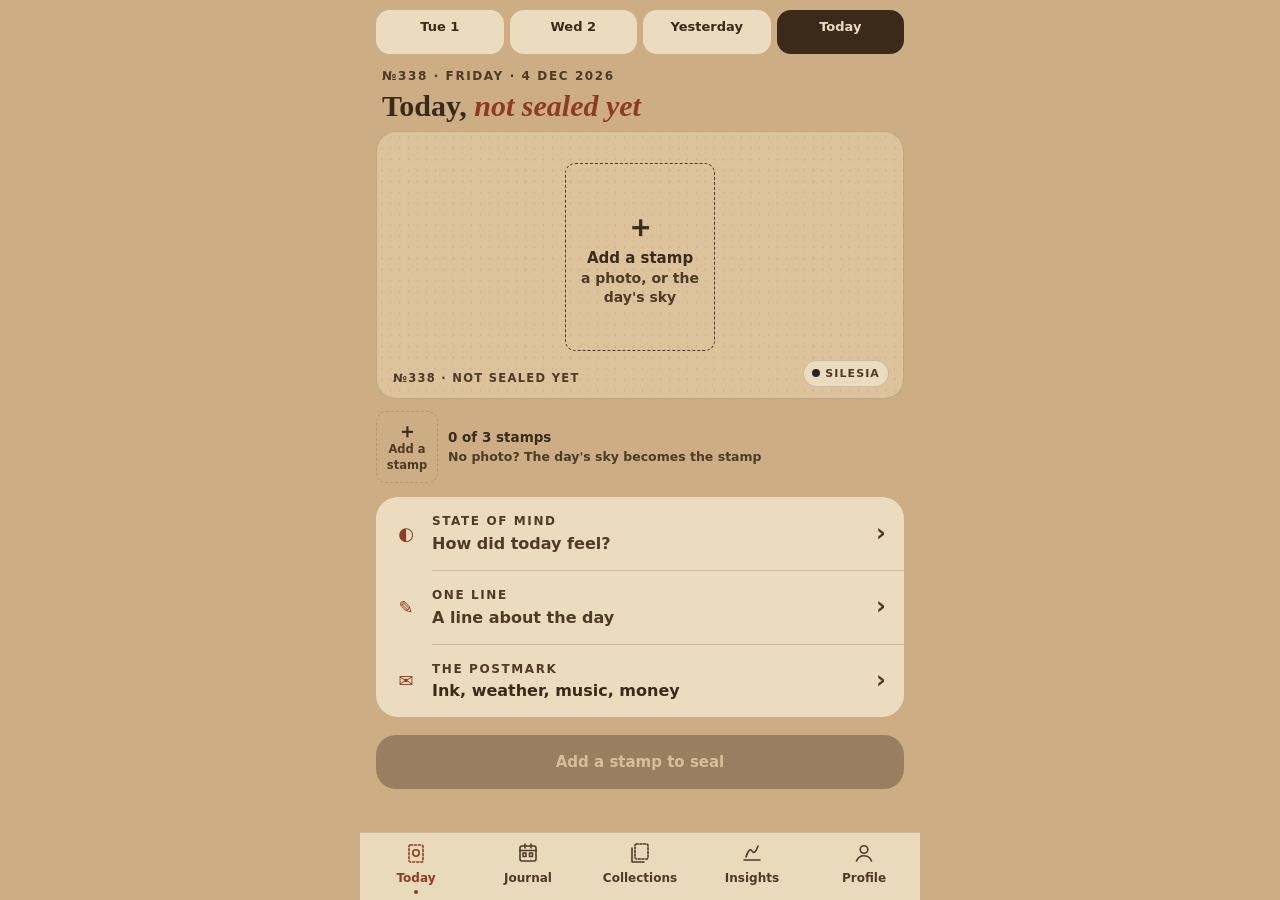
<file: docs/index.html>
<!doctype html>
<html lang="en">
<head>
<meta charset="utf-8">
<meta name="viewport" content="width=device-width, initial-scale=1, viewport-fit=cover, maximum-scale=1, user-scalable=no">
<title>Annales</title>
<meta name="description" content="A stamp a day: a photo or the day's sky, cut and postmarked into your journal.">
<meta name="theme-color" content="#CDAE84">
<meta name="apple-mobile-web-app-capable" content="yes">
<meta name="mobile-web-app-capable" content="yes">
<meta name="apple-mobile-web-app-status-bar-style" content="default">
<meta name="apple-mobile-web-app-title" content="Annales">
<link rel="manifest" href="manifest.webmanifest">
<link rel="icon" type="image/png" href="icons/icon-192.png">
<link rel="apple-touch-icon" href="icons/icon-192.png">
<link rel="stylesheet" href="style.css?v=1793958477">
</head>
<body>
<div id="app">
  <main id="main"></main>
  <nav id="tabs"></nav>
</div>
<div id="overlay"></div>
<div id="toast"></div>
<script src="i18n.js?v=1793958477"></script>
<script src="js/ui.js?v=1793958477"></script>
<script src="js/kt.js?v=1793958477"></script>
<script src="js/data.js?v=1793958477"></script>
<script src="js/render.js?v=1793958477"></script>
<script src="js/sky.js?v=1793958477"></script>
<script src="js/weather.js?v=1793958477"></script>
<script src="js/store.js?v=1793958477"></script>
<script src="js/today.js?v=1793958477"></script>
<script src="js/crop.js?v=1793958477"></script>
<script src="js/viewer.js?v=1793958477"></script>
<script src="js/journal.js?v=1793958477"></script>
<script src="js/collections.js?v=1793958477"></script>
<script src="js/insights-ui.js?v=1793958477"></script>
<script src="js/profile.js?v=1793958477"></script>
<script src="js/app.js?v=1793958477"></script>
</body>
</html>
</file>
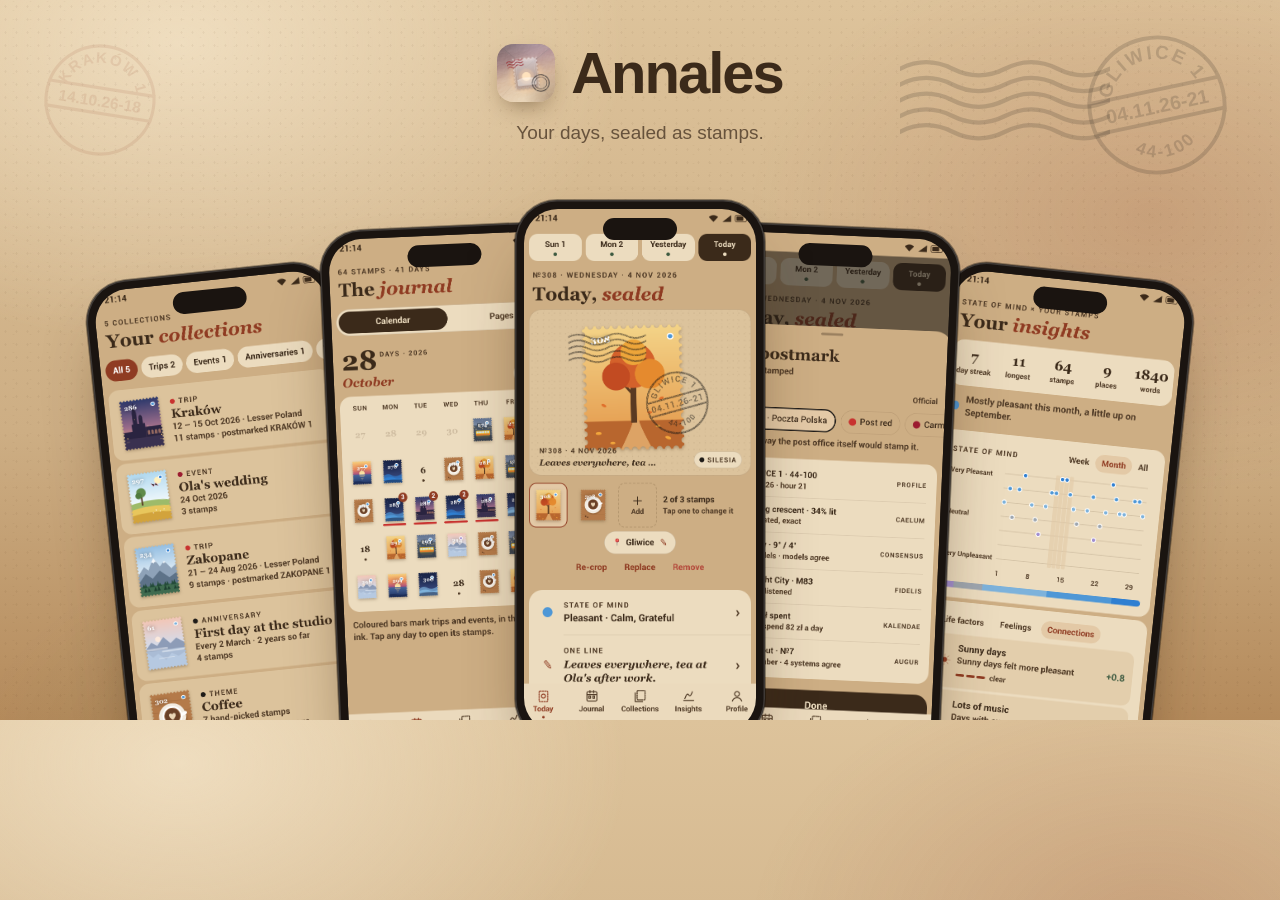
<file: tools/banner.html>
<!doctype html>
<html lang="en">
<head>
<meta charset="utf-8">
<title>Annales banner</title>
<!-- The README banner: five screens in phone frames, laid out like the other apps' banners.
     tools/screenshots.sh turns this page into screenshots/banner.png. banner.html?live draws the screens straight
     from screens.html instead of the PNGs, for a preview before they exist. Colours: the Kraft look (ui/Theme.kt). -->
<style>
  :root{--top:#DDC39B;--mid:#CDAE84;--bot:#B48A5B;--b1:rgba(255,244,222,.55);--b2:rgba(143,59,34,.2);--b3:rgba(61,90,64,.2);--ink:#3B2A1A;--muted:rgba(59,42,26,.72)}
  *{box-sizing:border-box;margin:0}
  html,body{width:1280px;height:720px;overflow:hidden}
  body{font:16px/1.4 -apple-system,BlinkMacSystemFont,"SF Pro Text","Helvetica Neue",sans-serif;color:var(--ink);-webkit-font-smoothing:antialiased;position:relative;
    background:radial-gradient(50% 60% at 14% 6%,var(--b1),transparent 70%),radial-gradient(45% 55% at 90% 30%,var(--b2),transparent 70%),
      radial-gradient(60% 50% at 40% 104%,var(--b3),transparent 70%),linear-gradient(180deg,var(--top),var(--mid) 60%,var(--bot))}
  /* paper grain and a faint postmark, like the envelope on the day page */
  body::before{content:"";position:absolute;inset:0;opacity:.5;
    background-image:radial-gradient(rgba(60,35,10,.1) .8px,transparent 1.2px),radial-gradient(rgba(60,35,10,.07) .7px,transparent 1.1px);
    background-size:11px 13px,17px 9px;background-position:0 0,5px 6px}
  .mark{position:absolute;opacity:.16}
  .mark.a{right:48px;top:30px;width:150px;height:150px;transform:rotate(-12deg)}
  .mark.b{right:170px;top:58px;width:210px;height:88px}
  .mark.c{left:40px;top:40px;width:120px;height:120px;transform:rotate(9deg);opacity:.1}
  header{position:absolute;left:0;right:0;top:44px;text-align:center}
  header .row{display:inline-flex;align-items:center;gap:16px}
  header .ico{width:58px;height:58px;border-radius:16px;display:block;box-shadow:0 10px 24px -10px rgba(60,35,10,.6)}
  h1{font-family:"SF Pro Display",-apple-system,BlinkMacSystemFont,"Helvetica Neue",sans-serif;font-weight:700;font-size:58px;letter-spacing:-2px;line-height:1}
  header p{margin-top:12px;font-size:19px;font-weight:500;color:var(--muted)}
  .phones{position:absolute;left:0;right:0;top:200px;height:640px}
  .phone{position:absolute;top:0;width:250px;aspect-ratio:390/844;border-radius:42px;padding:9px;background:#1A1410;
    box-shadow:0 0 0 1.5px rgba(255,255,255,.16) inset,0 40px 70px -30px rgba(60,35,10,.8),0 0 0 1px rgba(0,0,0,.35)}
  .phone img,.phone .live{display:block;width:100%;height:100%;border-radius:34px;object-fit:cover;object-position:top;overflow:hidden;position:relative}
  .phone .live iframe{position:absolute;left:0;top:0;width:390px;height:844px;border:0;transform-origin:0 0;transform:scale(.5949)}
  .phone::before{content:"";position:absolute;top:18px;left:50%;width:74px;height:22px;margin-left:-37px;border-radius:12px;background:#1A1410;z-index:2}
  .p1{left:110px;transform:translateY(70px) rotate(-6deg)}
  .p2{left:330px;transform:translateY(26px) rotate(-2.5deg)}
  .p3{left:515px;z-index:3;width:250px}
  .p4{left:700px;transform:translateY(26px) rotate(2.5deg)}
  .p5{left:920px;transform:translateY(70px) rotate(6deg)}
  .p2,.p4{z-index:2}
</style>
</head>
<body>
<svg class="mark a" viewBox="0 0 100 100"><g fill="none" stroke="#1E1B18" stroke-width="2.6"><circle cx="50" cy="50" r="45"/><path d="M5 40H95M5 61H95"/></g>
  <defs><path id="bt" d="M19 50A31 31 0 0 1 81 50"/><path id="bb" d="M17 52A33 33 0 0 0 83 52"/></defs>
  <g fill="#1E1B18" font-family="Roboto,Arial,sans-serif" font-weight="700" text-anchor="middle"><text font-size="12.5" letter-spacing="1.4"><textPath href="#bt" startOffset="50%">GLIWICE 1</textPath></text>
  <text font-size="11.5" letter-spacing="1.6"><textPath href="#bb" startOffset="50%">44-100</textPath></text><text x="50" y="55.5" font-size="13">04.11.26-21</text></g></svg>
<svg class="mark b" viewBox="0 0 120 50"><g fill="none" stroke="#1E1B18" stroke-width="2.4" stroke-linecap="round">
  <path d="M0 6C10 1 20 1 30 6S50 11 60 6S80 1 90 6S110 11 120 6"/><path d="M0 15C10 10 20 10 30 15S50 20 60 15S80 10 90 15S110 20 120 15"/><path d="M0 24C10 19 20 19 30 24S50 29 60 24S80 19 90 24S110 29 120 24"/><path d="M0 33C10 28 20 28 30 33S50 38 60 33S80 28 90 33S110 38 120 33"/><path d="M0 42C10 37 20 37 30 42S50 47 60 42S80 37 90 42S110 47 120 42"/></g></svg>
<svg class="mark c" viewBox="0 0 100 100"><g fill="none" stroke="#8F3B22" stroke-width="2.6"><circle cx="50" cy="50" r="45"/><path d="M5 40H95M5 61H95"/></g>
  <defs><path id="ct" d="M19 50A31 31 0 0 1 81 50"/></defs><g fill="#8F3B22" font-family="Roboto,Arial,sans-serif" font-weight="700" text-anchor="middle">
  <text font-size="12.5" letter-spacing="1.4"><textPath href="#ct" startOffset="50%">KRAKÓW 1</textPath></text><text x="50" y="55.5" font-size="13">14.10.26-18</text></g></svg>
<header>
  <div class="row"><img class="ico" src="../icons/icon-512.png" alt="" onerror="this.style.display='none'"><h1>Annales</h1></div>
  <p>Your days, sealed as stamps.</p>
</header>
<div class="phones">
  <div class="phone p1" data-s="collections"><img src="../screenshots/collections.png" alt=""></div>
  <div class="phone p2" data-s="journal"><img src="../screenshots/journal.png" alt=""></div>
  <div class="phone p3" data-s="today"><img src="../screenshots/today.png" alt=""></div>
  <div class="phone p4" data-s="postmark"><img src="../screenshots/postmark.png" alt=""></div>
  <div class="phone p5" data-s="insights"><img src="../screenshots/insights.png" alt=""></div>
</div>
<script>
  if (/[?&]live/.test(location.search)) document.querySelectorAll('.phone').forEach(p => {
    p.innerHTML = `<div class="live"><iframe src="screens.html?screen=${p.dataset.s}" title="${p.dataset.s}"></iframe></div>`;
  });
</script>
</body>
</html>
</file>
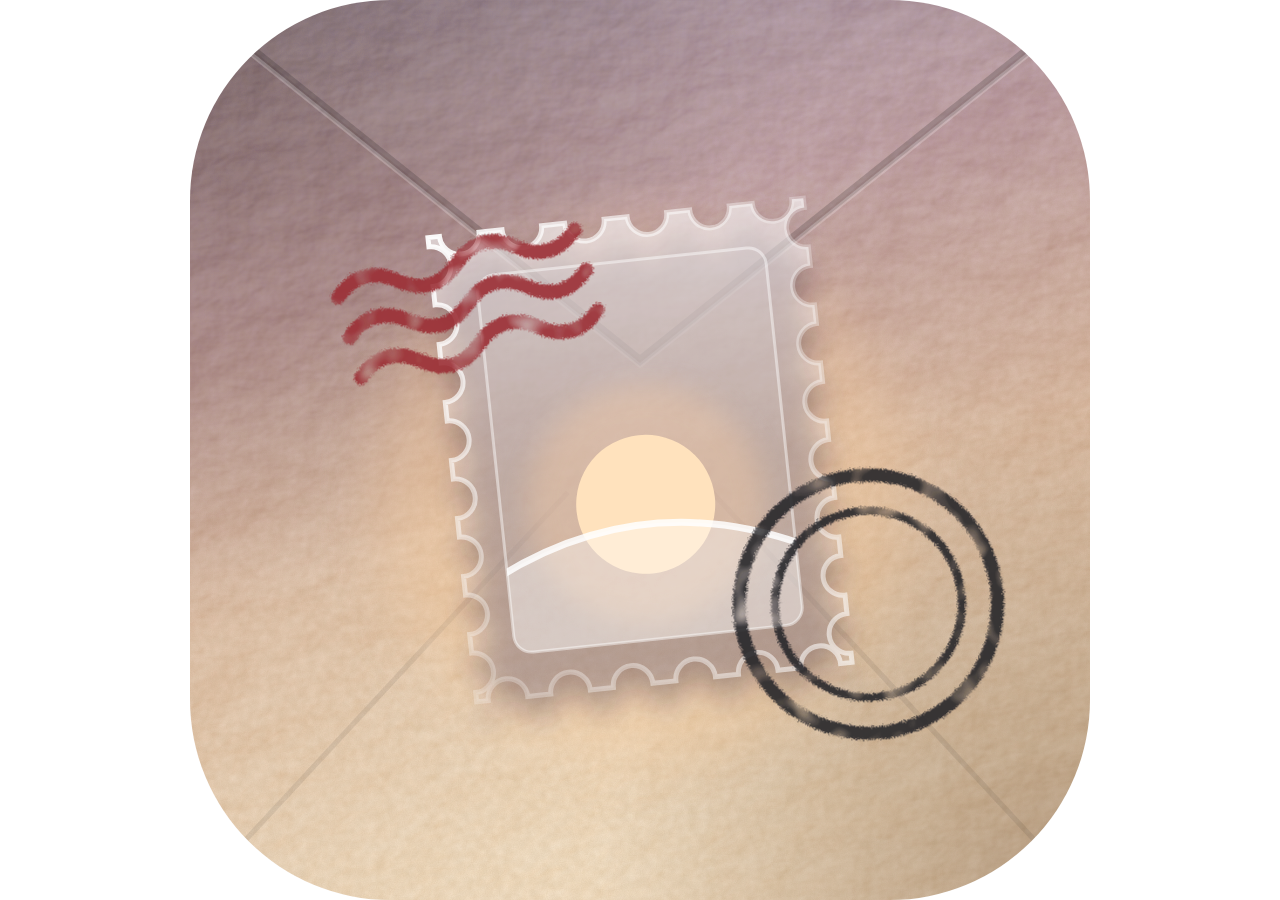
<file: tools/icon.html>
<!doctype html>
<html lang="en">
<head>
<meta charset="utf-8">
<title>Annales icon</title>
<!-- The Annales icon (The sealed day, Well-travelled kraft, carmine): a frosted-glass stamp with a sun on a curved horizon,
     a black datestamp ring and carmine wavy cancellation lines, on the back of a creased kraft envelope with its flap folded down.
     Drawn on Kalendae's 1024 grid with the family's glass and dusk tones.
     tools/icon.sh renders it: ?mode=round for icons/ and older Android, ?mode=full for the Play Store,
     ?mode=bg and ?mode=fg for the two adaptive icon layers (full bleed, stamp inside the safe zone). -->
<style>html,body{margin:0;width:100%;height:100%;background:transparent;overflow:hidden}svg{display:block;width:100vw;height:100vh}</style>
</head>
<body>
<script src="icon.js"></script>
<script>document.body.innerHTML = annalesIcon(new URLSearchParams(location.search).get('mode') || 'round');</script>
</body>
</html>
</file>
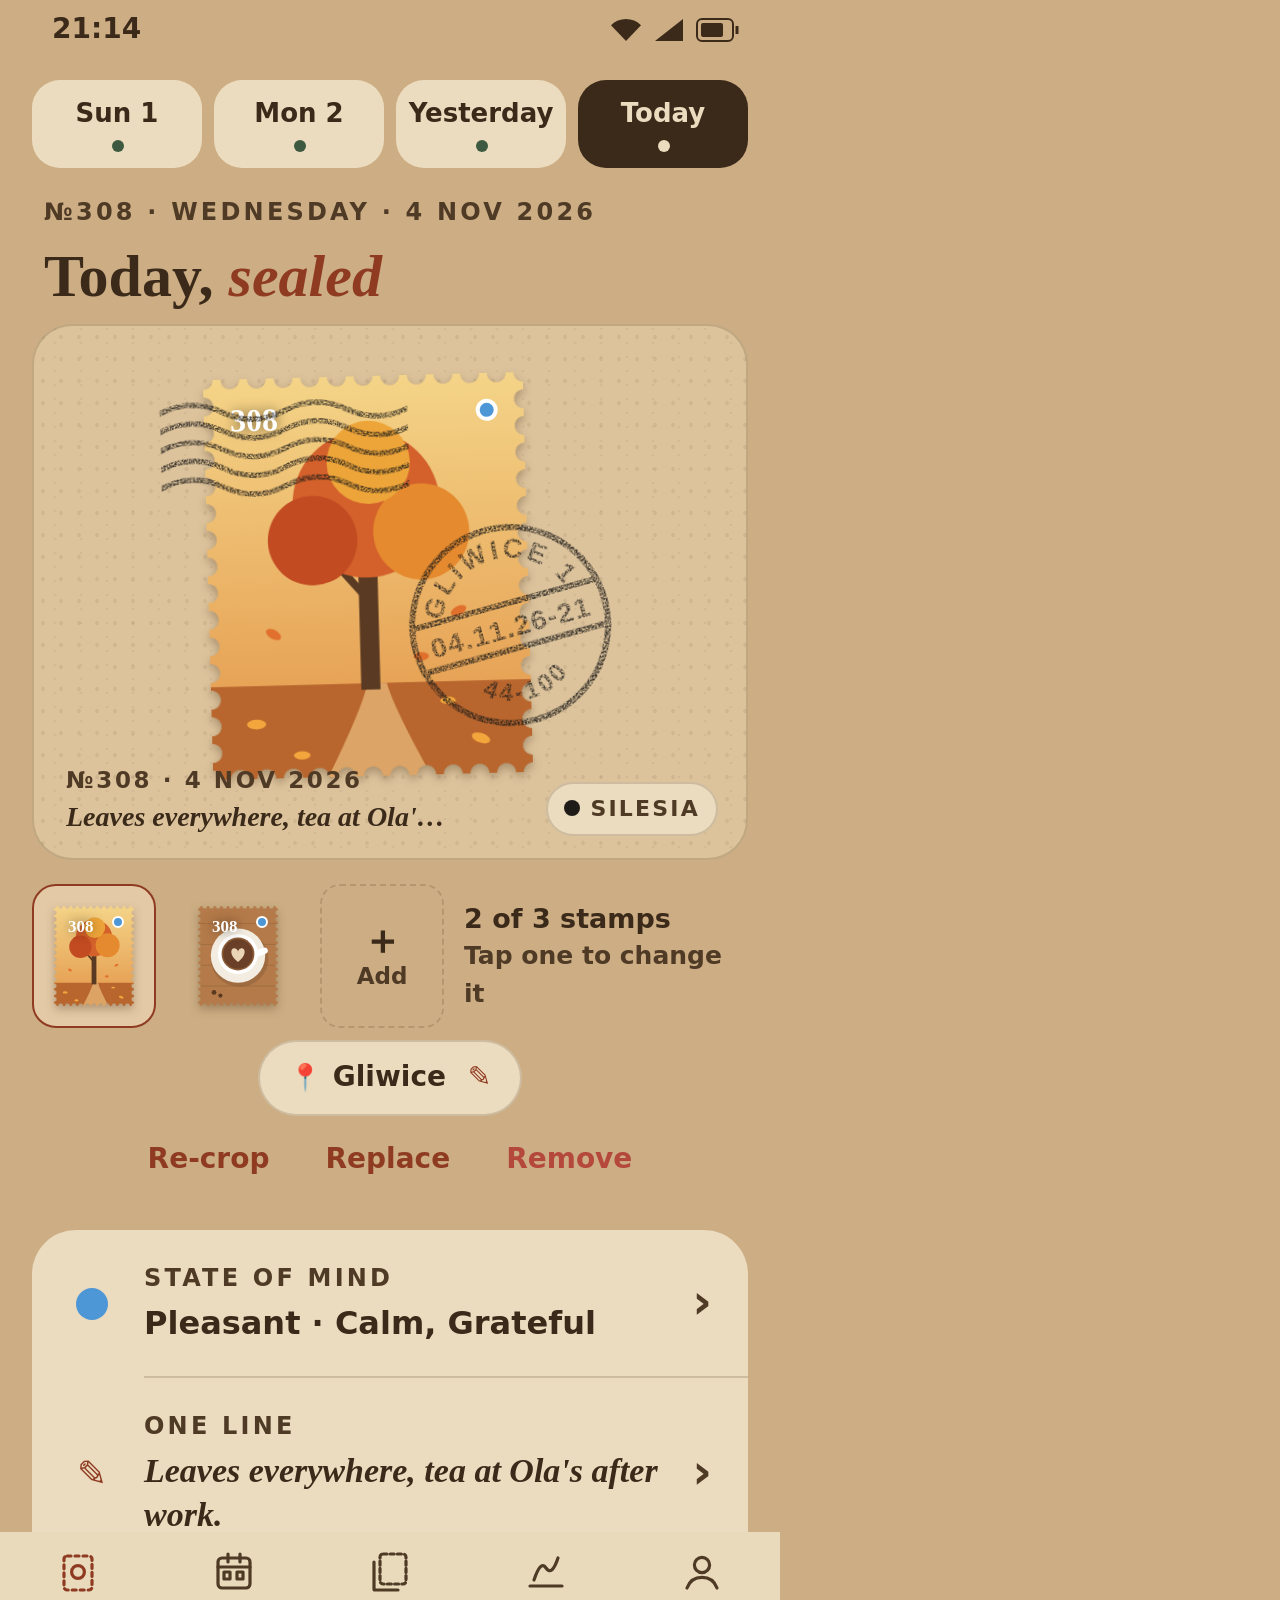
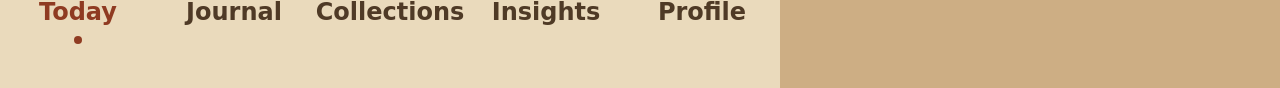
<file: tools/phone.html>
<!doctype html>
<html lang="en">
<head>
<meta charset="utf-8">
<title>Annales phone screen</title>
<!-- Used by tools/screenshots.sh. Chrome won't make a window narrower than about 500 px, so a screen is shown
     here in an exact 390 × 844 phone-sized frame, drawn twice as big to fill a 780 × 1688 window.
     Everything after "?" is passed on, e.g. phone.html?screen=journal -->
<style>
  html,body{margin:0;width:780px;height:1688px;overflow:hidden;background:#CDAE84}
  iframe{display:block;width:390px;height:844px;border:0;transform:scale(2);transform-origin:0 0}
</style>
</head>
<body>
<iframe id="f" title="Annales"></iframe>
<script>document.getElementById('f').src = 'screens.html' + location.search;</script>
</body>
</html>
</file>
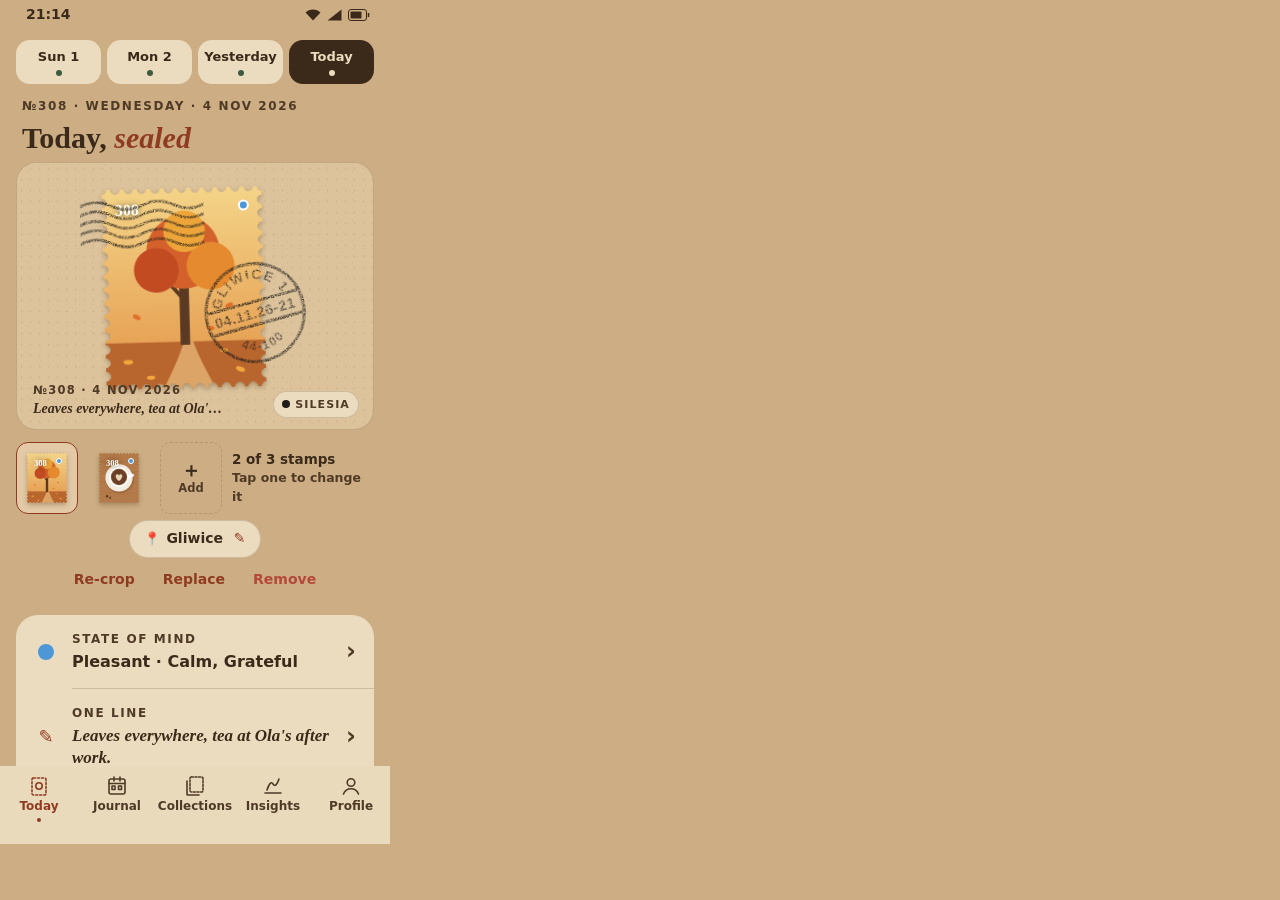
<file: tools/screens.html>
<!doctype html>
<html lang="en">
<head>
<meta charset="utf-8">
<title>Annales screens</title>
<!-- Mockups of Annales' screens for the README, drawn from the app's own layouts (ui/*.kt) in the Kraft look (ui/Theme.kt),
     with a made-up month in Gliwice. tools/screenshots.sh loads this through tools/phone.html.
     screens.html?screen=today, journal, collections, postmark or insights -->
<style>
  :root{--bg:#CDAE84;--surface:#ECDCBF;--page:#DCC39C;--ink:#3B2A1A;--muted:#4F3A26;--line:rgba(70,45,20,.18);
    --acc:#8F3B22;--accSoft:#E3C9A6;--green:#3D5A40;--onAcc:#fff;
    --serif:"Noto Serif",Georgia,"Times New Roman",serif;--sans:Roboto,"Google Sans",system-ui,-apple-system,"Helvetica Neue",Arial,sans-serif}
  *{box-sizing:border-box;margin:0;padding:0}
  html,body{width:390px;height:844px;overflow:hidden;background:var(--bg)}
  body{font:600 15px/1.4 var(--sans);color:var(--ink);-webkit-font-smoothing:antialiased;position:relative}
  svg.defs{position:absolute;width:0;height:0}

  .sb{height:30px;display:flex;align-items:center;justify-content:space-between;padding:0 20px 0 26px;font-size:14px;font-weight:600;color:var(--ink)}
  .sb .ic{display:flex;gap:6px;align-items:center}
  .main{position:absolute;top:30px;left:0;right:0;bottom:78px;overflow:hidden}
  .tabs{position:absolute;left:0;right:0;bottom:0;height:78px;padding-bottom:14px;background:rgba(236,220,191,.96);display:flex;align-items:center}
  .tab{flex:1;display:flex;flex-direction:column;align-items:center;font-size:12px;color:var(--muted);font-weight:600}
  .tab.on{color:var(--acc);font-weight:700}
  .tab i{width:4px;height:4px;border-radius:50%;margin-top:3px}
  .tab.on i{background:var(--acc)}

  .kick{font-size:12px;font-weight:700;letter-spacing:1.6px;color:var(--muted);text-transform:uppercase}
  .title{font:600 30px/34px var(--serif);color:var(--ink);margin-top:4px}
  .title em,em.a{color:var(--acc);font-style:italic}
  .hdr{padding:14px 22px}
  .small{font-size:14px;line-height:19px;color:var(--muted)}
  .serif{font-family:var(--serif)}
  .card{margin:6px 16px;background:var(--surface);border-radius:18px;padding:16px}
  .row{display:flex;align-items:center}
  .grow{flex:1;min-width:0}
  .pillbar{margin:0 16px;display:flex;background:var(--surface);border:1px solid var(--line);border-radius:99px;padding:3px}
  .pillbar span{flex:1;text-align:center;font-size:14px;font-weight:700;color:var(--muted);padding:8px 0;border-radius:99px}
  .pillbar span.on{background:var(--ink);color:var(--surface)}
  .grain{background-image:radial-gradient(rgba(60,35,10,.08) .7px,transparent 1.1px),radial-gradient(rgba(60,35,10,.06) .6px,transparent 1px);
    background-size:9px 11px,13px 7px;background-position:0 0,4px 5px}

  /* a stamp: the photo with its perforated edge, the day number and the mood dot, and the postmark once sealed */
  .st{position:relative;flex:none}
  .st .paper{position:absolute;inset:0;filter:drop-shadow(0 2px 2.5px rgba(60,35,10,.32))}
  .st .perf{position:absolute;inset:0;overflow:hidden}
  .st .perf svg{position:absolute;inset:0;width:100%;height:100%}
  .st .no{position:absolute;color:#fff;font-family:var(--serif);font-weight:700;text-shadow:0 0 6px rgba(0,0,0,.5)}
  .st .md{position:absolute;border-radius:50%;border:2px solid #fff}
  .st .pm{position:absolute;pointer-events:none}

  /* today */
  .sw{display:flex;gap:6px;padding:10px 16px 0}
  .sw div{flex:1;background:var(--surface);border-radius:14px;padding:8px 0;display:flex;flex-direction:column;align-items:center;font-size:13px;font-weight:700}
  .sw div.on{background:var(--ink);color:var(--surface)}
  .sw b{width:6px;height:6px;border-radius:50%;margin-top:4px;background:var(--green)}
  .sw .on b{background:var(--surface)}
  .env{margin:0 16px;height:268px;border-radius:20px;background-color:var(--page);border:1px solid var(--line);position:relative;display:flex;align-items:center;justify-content:center}
  .env .cap{position:absolute;left:16px;bottom:12px;width:190px}
  .env .cap .kick{font-size:11.5px;letter-spacing:1.3px}
  .env .cap p{font:italic 600 14px var(--serif);color:var(--ink);margin-top:3px;white-space:nowrap;overflow:hidden;text-overflow:ellipsis}
  .region{position:absolute;right:14px;bottom:11px;background:var(--surface);border:1px solid var(--line);border-radius:99px;padding:5px 8px;display:flex;align-items:center;gap:5px}
  .region i{width:8px;height:8px;border-radius:50%;background:#1E1B18}
  .region span{font-size:11px;font-weight:700;letter-spacing:1.1px;color:var(--muted)}
  .strip{display:flex;gap:10px;align-items:center;padding:12px 16px 0}
  .slot{width:62px;height:72px;border-radius:12px;display:flex;align-items:center;justify-content:center;flex:none}
  .slot.on{background:var(--accSoft);border:1.5px solid var(--acc)}
  .dash{border:1.5px dashed var(--line);border-radius:10px;flex-direction:column;font-size:11.5px;font-weight:700;color:var(--muted)}
  .dash b{font:600 20px var(--serif);color:var(--ink);line-height:1}
  .place{display:flex;justify-content:center;padding-top:6px}
  .place div{background:var(--surface);border:1px solid var(--line);border-radius:99px;padding:8px 14px;font-size:14px;font-weight:700;display:flex;gap:6px;align-items:center}
  .quiet{display:flex;justify-content:center;gap:4px;padding:2px 0}
  .quiet span{font-size:14px;font-weight:700;color:var(--acc);padding:10px 12px}
  .steps{margin:14px 16px 0;background:var(--surface);border-radius:22px}
  .step{display:flex;align-items:center;padding:16px 18px}
  .step .lead{width:24px;display:flex;justify-content:center;font-size:18px;font-weight:700;color:var(--acc)}
  .step .v{font-size:16px;margin-top:3px;line-height:21px}
  .step .v.it{font:italic 600 17px/22px var(--serif)}
  .step .chev{font-size:24px;font-weight:700;color:var(--muted);margin-left:10px}
  .stepline{height:1px;background:var(--line);margin-left:56px}
  .seal{margin:18px 16px 0;height:54px;border-radius:20px;background:var(--accSoft);color:var(--muted);display:flex;align-items:center;justify-content:center;font-size:15px;font-weight:800}

  /* the postmark sheet */
  .scrim{position:absolute;inset:0;background:rgba(31,26,22,.6)}
  .sheet{position:absolute;left:0;right:0;bottom:0;top:118px;background:var(--bg);border-radius:28px 28px 0 0;padding-top:10px}
  .handle{width:36px;height:4px;border-radius:2px;background:rgba(59,42,26,.35);margin:0 auto 18px}
  .chips{display:flex;gap:8px;padding:0 16px;overflow:hidden}
  .ink{display:flex;align-items:center;gap:6px;border:1px solid var(--line);border-radius:99px;padding:7px 12px;font-size:14px;font-weight:500;white-space:nowrap}
  .ink.on{border:2px solid #1E1B18;background:var(--accSoft)}
  .ink i{width:12px;height:12px;border-radius:50%}
  .sec{display:flex;align-items:center;padding:22px 20px 10px}
  .pmc{margin:0 16px;background:var(--surface);border-radius:18px;padding:6px 16px}
  .r1{display:flex;align-items:center;padding:10px 0}
  .r1+.r1{border-top:1px solid var(--line)}
  .r1 .g{width:30px;font-size:18px;font-weight:600;color:var(--acc)}
  .r1 .b{font-size:13.5px;font-weight:600}
  .r1 .s{font-size:12.5px;color:var(--muted);display:flex;align-items:center;gap:5px}
  .r1 .src{font-size:10.5px;font-weight:700;letter-spacing:1px;color:var(--muted)}
  .sw2{width:11px;height:11px;border-radius:50%;border:1px solid var(--line)}
  .done{margin:18px 16px 0;height:50px;border-radius:20px;background:var(--ink);color:var(--surface);display:flex;align-items:center;justify-content:center;font-size:16px;font-weight:800}

  /* journal */
  .month{display:flex;align-items:flex-end;padding:18px 14px 8px 22px}
  .nav{width:36px;height:36px;border-radius:99px;background:var(--surface);border:1px solid var(--line);display:flex;align-items:center;justify-content:center;font-size:20px;margin-left:6px}
  .cal{margin:0 16px;background:var(--surface);border-radius:18px;padding:12px 8px}
  .wk{display:flex}
  .wk span{flex:1;text-align:center;font-size:10.5px;font-weight:700;letter-spacing:.8px;color:var(--muted)}
  .grid{display:grid;grid-template-columns:repeat(7,minmax(0,1fr));gap:6px 4px;margin-top:8px}
  .cell{aspect-ratio:.82;border-radius:8px;position:relative;display:flex;align-items:center;justify-content:center}
  .cell .n{font:600 14px var(--serif)}
  .cell .badge{position:absolute;right:1px;top:1px;background:var(--acc);color:#fff;font-size:10.5px;font-weight:700;border-radius:99px;padding:0 4px;line-height:15px}
  .cell .bar{position:absolute;left:4px;right:4px;bottom:2px;height:3px;border-radius:99px}
  .cell .qd{position:absolute;bottom:9px;width:4px;height:4px;border-radius:99px;background:var(--muted)}

  /* collections */
  .cchips{display:flex;gap:6px;padding:0 16px;overflow:hidden}
  .cchips span{background:var(--surface);border-radius:99px;padding:7px 12px;font-size:14px;font-weight:600;white-space:nowrap}
  .cchips span.on{background:var(--acc);color:#fff;font-weight:700}
  .coll{margin:5px 16px;background:var(--page);border-radius:16px;padding:14px;display:flex;align-items:center}
  .coll .cv{width:70px;height:86px;display:flex;align-items:center;justify-content:center;flex:none;margin-right:14px}
  .tt{display:flex;align-items:center;gap:6px;font-size:12px;font-weight:700;letter-spacing:1.6px;color:var(--muted)}
  .tt i{width:8px;height:8px;border-radius:50%}
  .coll h3{font:600 20px var(--serif);white-space:nowrap;overflow:hidden;text-overflow:ellipsis}
  .newc{margin:12px 16px;border:1.5px solid var(--muted);border-radius:99px;height:44px;display:flex;align-items:center;justify-content:center;font-weight:600}

  /* insights */
  .sum{margin:0 16px;background:var(--surface);border-radius:18px;padding:14px 0;display:flex}
  .sum div{flex:1;text-align:center}
  .sum b{display:block;font:600 22px var(--serif)}
  .sum span{font-size:12px;color:var(--muted)}
  .seg{font-size:13.5px;font-weight:600;color:var(--muted);padding:5px 10px;border-radius:99px}
  .seg.on{background:var(--accSoft);color:var(--acc);font-weight:700}
  .mix{display:flex;height:10px;border-radius:99px;overflow:hidden;margin-top:12px}
  .link{background:rgba(220,195,156,.55);border-radius:14px;padding:12px;margin:4px 0;display:flex;align-items:center}
  .link .g{width:30px;font-size:20px;color:var(--acc)}
  .lv{display:flex;align-items:center;gap:3px;margin-top:4px}
  .lv i{width:14px;height:4px;border-radius:2px;background:var(--line)}
  .lv i.on{background:var(--acc)}
</style>
</head>
<body>
<svg class="defs" aria-hidden="true">
  <defs>
    <linearGradient id="gSunset" x1="0" y1="0" x2="0" y2="1"><stop offset="0" stop-color="#F6CF7A"/><stop offset=".33" stop-color="#EE8A5C"/><stop offset=".52" stop-color="#B85A78"/><stop offset=".6" stop-color="#6A4C8C"/></linearGradient>
    <linearGradient id="gSeaW" x1="0" y1="0" x2="0" y2="1"><stop offset="0" stop-color="#46659A"/><stop offset="1" stop-color="#1F3260"/></linearGradient>
    <linearGradient id="gNight" x1="0" y1="0" x2="0" y2="1"><stop offset="0" stop-color="#182244"/><stop offset="1" stop-color="#3E5088"/></linearGradient>
    <linearGradient id="gLeaf" x1="0" y1="0" x2="0" y2="1"><stop offset="0" stop-color="#F4D488"/><stop offset="1" stop-color="#E39548"/></linearGradient>
    <linearGradient id="gTatra" x1="0" y1="0" x2="0" y2="1"><stop offset="0" stop-color="#93BEE2"/><stop offset=".6" stop-color="#E6F0F7"/></linearGradient>
    <linearGradient id="gRain" x1="0" y1="0" x2="0" y2="1"><stop offset="0" stop-color="#5F7190"/><stop offset=".7" stop-color="#A9B6C6"/></linearGradient>
    <linearGradient id="gMeadow" x1="0" y1="0" x2="0" y2="1"><stop offset="0" stop-color="#AFD8F0"/><stop offset=".6" stop-color="#EEF7FB"/></linearGradient>
    <linearGradient id="gLake" x1="0" y1="0" x2="0" y2="1"><stop offset="0" stop-color="#F3C6B6"/><stop offset=".55" stop-color="#D3DCEC"/></linearGradient>
    <linearGradient id="gKrak" x1="0" y1="0" x2="0" y2="1"><stop offset="0" stop-color="#2C386B"/><stop offset=".55" stop-color="#9B6C8A"/><stop offset=".85" stop-color="#EDA27A"/></linearGradient>
    <!-- patchy ink: every hit is pressed a little differently -->
    <filter id="wear" x="-10%" y="-10%" width="120%" height="120%">
      <feTurbulence type="fractalNoise" baseFrequency="1.1" numOctaves="2" seed="7" result="n"/>
      <feColorMatrix in="n" type="matrix" values="0 0 0 0 0  0 0 0 0 0  0 0 0 0 0  0 0 0 -2.4 1.75" result="m"/>
      <feComposite in="SourceGraphic" in2="m" operator="in"/>
    </filter>
  </defs>
</svg>
<div id="app"></div>
<script>
const K = { ink: '#1E1B18', red: '#C8322F', carmine: '#9B1B30' };
const MOOD = ['#6B4FBF', '#8467C9', '#A08DCF', '#9EA6AF', '#7DB2DB', '#4E97D6', '#2F7FD1'];
const MOOD_NAME = ['Very Unpleasant', 'Unpleasant', 'Slightly Unpleasant', 'Neutral', 'Slightly Pleasant', 'Pleasant', 'Very Pleasant'];

// ---- the photos inside the stamps: drawn scenes, 100 × 125 ----
function trees(y, n, c) {
  let s = '';
  for (let i = 0; i < n; i++) { const x = i * (100 / (n - 1)) + (i % 2 ? 2 : -2), h = 9 + (i * 7) % 6; s += `<path d="M${x} ${y - h}L${x + 4} ${y}H${x - 4}Z" fill="${c}"/>`; }
  return s;
}
const SCENES = {
  sea: () => `<rect width="100" height="125" fill="url(#gSunset)"/><circle cx="50" cy="66" r="15" fill="#FFE3A3"/>
    <rect y="72" width="100" height="53" fill="url(#gSeaW)"/>
    <g fill="#FFD58A" opacity=".8"><rect x="34" y="76" width="32" height="2.2" rx="1"/><rect x="39" y="82" width="22" height="2" rx="1"/><rect x="43" y="89" width="14" height="1.8" rx=".9"/><rect x="46" y="97" width="8" height="1.5" rx=".8"/></g>
    <path d="M0 110Q25 103 50 110T100 110V125H0Z" fill="#14234A" opacity=".55"/>`,
  night: (m = MOOD[5]) => `<rect width="100" height="125" fill="url(#gNight)"/>
    <g fill="#fff" opacity=".85"><circle cx="14" cy="18" r=".8"/><circle cx="30" cy="9" r=".6"/><circle cx="44" cy="22" r=".7"/><circle cx="22" cy="40" r=".6"/><circle cx="88" cy="50" r=".7"/><circle cx="55" cy="44" r=".5"/><circle cx="8" cy="58" r=".6"/><circle cx="92" cy="12" r=".6"/></g>
    <circle cx="72" cy="28" r="10" fill="#F4EBC8"/><circle cx="66.5" cy="25" r="9.6" fill="#1F2A51"/>
    <path d="M0 86Q22 68 45 82T100 76V125H0Z" fill="${m}" opacity=".7"/><path d="M0 99Q30 85 58 97T100 93V125H0Z" fill="${m}"/>
    <path d="M0 111Q40 101 100 109V125H0Z" fill="#17213F" opacity=".55"/>`,
  leaves: () => `<rect width="100" height="125" fill="url(#gLeaf)"/>
    <rect y="96" width="100" height="29" fill="#B8662E"/><path d="M36 125Q47 104 49 96H55Q57 104 68 125Z" fill="#E9B878" opacity=".75"/>
    <rect x="47" y="46" width="6" height="52" fill="#5A3A22"/><path d="M50 70L38 56M52 62L64 50" stroke="#5A3A22" stroke-width="2.4"/>
    <circle cx="50" cy="40" r="23" fill="#D4612B"/><circle cx="33" cy="51" r="14" fill="#C24B22"/><circle cx="67" cy="49" r="15" fill="#E58A2E"/><circle cx="51" cy="27" r="13" fill="#EDA53A"/>
    <g fill="#E0702C"><ellipse cx="20" cy="80" rx="2.6" ry="1.4" transform="rotate(30 20 80)"/><ellipse cx="78" cy="74" rx="2.6" ry="1.4" transform="rotate(-25 78 74)"/><ellipse cx="66" cy="88" rx="2.4" ry="1.3"/></g>
    <g fill="#F2A63C"><ellipse cx="14" cy="108" rx="3" ry="1.5"/><ellipse cx="84" cy="114" rx="3" ry="1.5" transform="rotate(20 84 114)"/><ellipse cx="28" cy="118" rx="2.6" ry="1.3"/><ellipse cx="74" cy="102" rx="2.4" ry="1.2"/></g>`,
  tatra: () => `<rect width="100" height="125" fill="url(#gTatra)"/>
    <path d="M0 72L18 50L28 60L44 30L58 54L70 41L86 62L100 52V125H0Z" fill="#8EA2B8"/>
    <path d="M37.5 42L44 30L51 43L47 40L43 44L40 41Z" fill="#F5F8FB"/><path d="M66 45L70 41L75 47L72 45L69 47Z" fill="#F5F8FB"/>
    <path d="M0 90L20 68L36 82L56 64L78 84L100 72V125H0Z" fill="#5D7288"/>
    <rect y="100" width="100" height="25" fill="#3F6B4F"/>${trees(103, 12, '#244B39')}${trees(114, 9, '#1D3F30')}`,
  tram: () => `<rect width="100" height="125" fill="url(#gRain)"/>
    <g fill="#4B5868"><rect x="0" y="38" width="22" height="62"/><rect x="20" y="28" width="26" height="72"/><rect x="44" y="46" width="20" height="54"/><rect x="62" y="32" width="24" height="68"/><rect x="84" y="42" width="16" height="58"/></g>
    <g fill="#F5D58A" opacity=".9"><rect x="5" y="46" width="4" height="5"/><rect x="13" y="56" width="4" height="5"/><rect x="25" y="36" width="4" height="5"/><rect x="35" y="48" width="4" height="5"/><rect x="49" y="54" width="4" height="5"/><rect x="67" y="40" width="4" height="5"/><rect x="77" y="52" width="4" height="5"/><rect x="89" y="50" width="4" height="5"/></g>
    <rect y="94" width="100" height="31" fill="#38424F"/>
    <rect x="12" y="68" width="76" height="27" rx="5" fill="#F2C230"/><rect x="12" y="87" width="76" height="4" fill="#C8322F"/>
    <g fill="#CFE3EE"><rect x="17" y="72" width="11" height="9" rx="1.5"/><rect x="31" y="72" width="11" height="9" rx="1.5"/><rect x="45" y="72" width="11" height="9" rx="1.5"/><rect x="59" y="72" width="11" height="9" rx="1.5"/><rect x="73" y="72" width="10" height="9" rx="1.5"/></g>
    <path d="M40 68L48 58H60" stroke="#2B323C" stroke-width="1.2" fill="none"/><path d="M0 57H100" stroke="#2B323C" stroke-width=".5"/>
    <g fill="#F2C230" opacity=".28"><rect x="14" y="100" width="72" height="3"/><rect x="20" y="106" width="60" height="2"/></g>
    <g stroke="#fff" stroke-width=".5" opacity=".4"><path d="M8 10l-3 9M30 20l-3 9M52 8l-3 9M74 18l-3 9M92 6l-3 9M18 34l-3 9M64 30l-3 9M86 36l-3 9"/></g>`,
  coffee: () => `<rect width="100" height="125" fill="#B47A49"/>
    <g stroke="#9E6A3D" stroke-width="1"><path d="M0 22H100M0 48H100M0 74H100M0 100H100"/></g>
    <ellipse cx="52" cy="66" rx="36" ry="35" fill="#7A5232" opacity=".35"/><circle cx="50" cy="62" r="34" fill="#F3ECE1"/>
    <rect x="70" y="56" width="18" height="8" rx="4" fill="#fff" transform="rotate(-20 72 60)"/>
    <circle cx="50" cy="60" r="25" fill="#fff"/><circle cx="50" cy="60" r="20.5" fill="#8C5A35"/><circle cx="50" cy="60" r="18.5" fill="#6A4128"/>
    <path d="M50 70C39 62 40 52 46.5 53C49 53.5 50 56 50 57C50 56 51 53.5 53.5 53C60 52 61 62 50 70Z" fill="#EAD5B6"/>
    <circle cx="20" cy="108" r="3" fill="#5C3A22"/><circle cx="28" cy="112" r="2.6" fill="#5C3A22"/>`,
  meadow: () => `<rect width="100" height="125" fill="url(#gMeadow)"/><circle cx="76" cy="24" r="9" fill="#FFF1BE"/>
    <path d="M0 78Q50 66 100 76V125H0Z" fill="#9DBB6A"/><path d="M0 92Q40 82 100 90V125H0Z" fill="#E8C65C"/><path d="M0 106Q50 98 100 106V125H0Z" fill="#D2A33C"/>
    <rect x="28" y="56" width="4" height="26" fill="#5A3F28"/><circle cx="30" cy="50" r="12" fill="#5F8A4A"/><circle cx="23" cy="57" r="8" fill="#4F7A3E"/>
    <g fill="#fff"><circle cx="62" cy="98" r="1.4"/><circle cx="72" cy="102" r="1.2"/><circle cx="54" cy="104" r="1.2"/><circle cx="82" cy="98" r="1.3"/></g>
    <g stroke="#E58AA0" stroke-width="1.3"><path d="M58 30L64 38L70 30L76 38"/></g>`,
  lake: () => `<rect width="100" height="125" fill="url(#gLake)"/><circle cx="34" cy="50" r="7" fill="#FCE9DC"/>
    <path d="M0 74L16 56L30 66L48 46L64 64L80 52L100 66V78H0Z" fill="#8D9CB7"/>
    <rect y="78" width="100" height="47" fill="#B6C9E1"/><path d="M0 78L16 94L30 86L48 104L64 88L80 98L100 88V78Z" fill="#8D9CB7" opacity=".28"/>
    <g fill="#fff" opacity=".45"><rect x="-4" y="72" width="60" height="5" rx="2.5"/><rect x="40" y="80" width="70" height="4" rx="2"/></g>
    <rect x="30" y="98" width="40" height="1.4" fill="#fff" opacity=".6"/>`,
  krakow: () => `<rect width="100" height="125" fill="url(#gKrak)"/>
    <g fill="#2A2440"><rect x="28" y="34" width="11" height="64"/><path d="M28 34L33.5 14L39 34Z"/><rect x="33" y="8" width="1" height="7"/>
    <rect x="43" y="46" width="10" height="52"/><path d="M43 46Q48 34 53 46Z"/><rect x="24" y="62" width="34" height="36"/>
    <rect x="58" y="72" width="42" height="26"/><rect x="0" y="80" width="26" height="18"/></g>
    <g fill="#EDA27A" opacity=".55"><path d="M62 84a3 3 0 0 1 6 0v8h-6zM71 84a3 3 0 0 1 6 0v8h-6zM80 84a3 3 0 0 1 6 0v8h-6zM89 84a3 3 0 0 1 6 0v8h-6z"/></g>
    <rect y="98" width="100" height="27" fill="#3A3150"/>
    <g fill="#FFD27A"><circle cx="10" cy="96" r="1.4"/><circle cx="64" cy="70" r="1"/><circle cx="96" cy="96" r="1.4"/><circle cx="33" cy="50" r=".9"/></g>
    <g fill="#FFD27A" opacity=".25"><rect x="6" y="104" width="8" height="2" rx="1"/><rect x="90" y="106" width="10" height="2" rx="1"/></g>`,
};
function scene(name, mood) {
  return `<svg viewBox="0 0 100 125" preserveAspectRatio="xMidYMid slice">${SCENES[name](mood)}</svg>`;
}

// ---- the Poczta Polska datownik and the wavy cancel lines ----
let uid = 0;
function datownik(office, code, date, ink) {
  const id = 'pm' + (uid++);
  return `<svg viewBox="0 0 100 100" filter="url(#wear)">
    <defs><path id="${id}t" d="M19 50A31 31 0 0 1 81 50"/><path id="${id}b" d="M17 52A33 33 0 0 0 83 52"/></defs>
    <g fill="none" stroke="${ink}" stroke-width="2.8"><circle cx="50" cy="50" r="45"/><path d="M5 40H95M5 61H95"/></g>
    <g fill="${ink}" font-family="Roboto,Arial,sans-serif" font-weight="700" text-anchor="middle">
      <text font-size="12.5" letter-spacing="1.4"><textPath href="#${id}t" startOffset="50%">${office}</textPath></text>
      <text font-size="11.5" letter-spacing="1.6"><textPath href="#${id}b" startOffset="50%">${code}</textPath></text>
      <text x="50" y="55.5" font-size="13" letter-spacing=".6">${date}</text>
    </g></svg>`;
}
function cancels(ink) {
  let p = '';
  for (let i = 0; i < 5; i++) { const y = 6 + i * 9; p += `<path d="M0 ${y}C10 ${y - 5} 20 ${y - 5} 30 ${y}S50 ${y + 5} 60 ${y}S80 ${y - 5} 90 ${y}S110 ${y + 5} 120 ${y}"/>`; }
  return `<svg viewBox="0 0 120 50" filter="url(#wear)"><g fill="none" stroke="${ink}" stroke-width="2.6" stroke-linecap="round">${p}</g></svg>`;
}

/** A stamp of width w (portrait, 4:5), as StampView draws it. seal: [office, code, date] adds the postmark. */
function stamp({ s, w, doy, mood, rot = 0, seal, ink = K.ink, sky }) {
  const h = w * 1.25, small = w < 110;
  const r = Math.max(.9, w * .03), step = Math.max(3, w * .082), pad = r + .8;
  const mask = `linear-gradient(#000 0 0) content-box,radial-gradient(circle ${r}px at 50% 50%,#0000 96%,#000) ${-step / 2}px ${-step / 2}px/${step}px ${step}px round`;
  const no = w >= 30 ? `<span class="no" style="left:${small ? 7 : 13}px;top:${small ? 5 : 10}px;font-size:${small ? (w < 45 ? 8.5 : 10.5) : 16}px">${doy}</span>` : '';
  const ds = small ? (w < 45 ? 6 : 7) : 11, dp = small ? (w < 45 ? 5 : 7) : 13;
  const dot = mood != null ? `<span class="md" style="right:${dp}px;top:${dp}px;width:${ds}px;height:${ds}px;background:${MOOD[mood]};border-width:${small ? 1.5 : 2}px"></span>` : '';
  const pm = seal && w >= 50 ? `
    <div class="pm" style="left:${-w * .14}px;top:${h * .05}px;width:${w * .78}px;height:${w * .78 * 50 / 120}px;opacity:.8">${cancels(ink)}</div>
    <div class="pm" style="left:${w * .6}px;top:${h * .36}px;width:${w * .68}px;height:${w * .68}px;opacity:.84;transform:rotate(-14deg)">${datownik(...seal, ink)}</div>` : '';
  return `<div class="st" style="width:${w}px;height:${h}px;transform:rotate(${rot}deg)">
    <div class="paper"><div class="perf" style="padding:${pad}px;-webkit-mask:${mask};mask:${mask}">${scene(s, sky)}</div></div>${no}${dot}${pm}</div>`;
}

// ---- chrome ----
const ICON = {
  today: '<rect x="5" y="4" width="14" height="17" rx="1.5" stroke-dasharray="2 2"/><circle cx="12" cy="12" r="3.2"/>',
  journal: '<rect x="4" y="5" width="16" height="15" rx="2"/><path d="M4 9.5h16M9 3v4M15 3v4"/><rect x="7" y="12" width="3" height="3.5"/><rect x="13.5" y="12" width="3" height="3.5"/>',
  collections: '<rect x="7" y="3" width="13" height="15" rx="1.5" stroke-dasharray="2 1.6"/><path d="M4 7v13.5c0 .3.2.5.5.5H16"/>',
  insights: '<path d="M4 19h16M6 16c2-6 4-9 6-6s4 1 6-5"/>',
  profile: '<circle cx="12" cy="8.5" r="3.8"/><path d="M4.5 20c1.3-3.6 4-5.3 7.5-5.3s6.2 1.7 7.5 5.3"/>',
};
function chrome(tab, body) {
  const tabs = ['today', 'journal', 'collections', 'insights', 'profile'].map(t =>
    `<div class="tab${t === tab ? ' on' : ''}"><svg width="24" height="24" viewBox="0 0 24 24" fill="none" stroke="currentColor" stroke-width="1.6" stroke-linecap="round" stroke-linejoin="round">${ICON[t]}</svg>${t[0].toUpperCase() + t.slice(1)}<i></i></div>`).join('');
  return `<div class="sb"><span>21:14</span><span class="ic">
      <svg width="16" height="12" viewBox="0 0 16 12" fill="currentColor"><path d="M8 11.5L.5 3.6a10.6 10.6 0 0 1 15 0z"/></svg>
      <svg width="15" height="12" viewBox="0 0 15 12" fill="currentColor"><path d="M14.5 .5v11h-14z"/></svg>
      <svg width="22" height="12" viewBox="0 0 22 12" fill="none" stroke="currentColor"><rect x=".5" y=".5" width="18" height="11" rx="2.5"/><rect x="2.5" y="2.5" width="11" height="7" rx="1" fill="currentColor" stroke="none"/><path d="M20.5 4v4" stroke-width="1.5"/></svg>
    </span></div><div class="main">${body}</div><div class="tabs">${tabs}</div>`;
}
const header = (kick, plain, em) => `<div class="hdr"><div class="kick">${kick}</div><div class="title">${plain}<em>${em}</em></div></div>`;

// ---- the made-up journal: 4 November 2026 in Gliwice ----
const TODAY = { doy: 308, mood: 5, stamps: ['leaves', 'coffee'] };
const SEAL = ['GLIWICE 1', '44-100', '04.11.26-21'];

function todayPage() {
  const sw = [['Sun 1'], ['Mon 2'], ['Yesterday'], ['Today', 1]].map(([l, on]) => `<div class="${on ? 'on' : ''}">${l}<b></b></div>`).join('');
  const slots = TODAY.stamps.map((s, i) => `<div class="slot${i === 0 ? ' on' : ''}">${stamp({ s, w: 40, doy: TODAY.doy, mood: TODAY.mood })}</div>`).join('');
  return `<div class="sw">${sw}</div>
    <div style="padding:14px 18px 8px 22px"><div class="kick">№308 · Wednesday · 4 Nov 2026</div><div class="title" style="margin-top:6px;line-height:33px">Today, <em>sealed</em></div></div>
    <div class="env grain"><div style="padding-bottom:16px;margin-right:22px">${stamp({ s: 'leaves', w: 160, doy: 308, mood: 5, rot: -1.5, seal: SEAL })}</div>
      <div class="cap"><div class="kick">№308 · 4 Nov 2026</div><p>Leaves everywhere, tea at Ola's after work.</p></div>
      <div class="region"><i></i><span>SILESIA</span></div></div>
    <div class="strip">${slots}<div class="slot dash"><b>＋</b>Add</div>
      <div class="grow"><div style="font-size:13.5px;font-weight:700">2 of 3 stamps</div><div class="small" style="font-size:12.5px">Tap one to change it</div></div></div>
    <div class="place"><div><span style="font-size:13px">📍</span>Gliwice<span style="color:var(--acc);font-weight:600">&nbsp;✎</span></div></div>
    <div class="quiet"><span>Re-crop</span><span>Replace</span><span style="color:#B4483A">Remove</span></div>
    <div class="steps">
      <div class="step"><div class="lead"><span style="width:16px;height:16px;border-radius:50%;background:${MOOD[5]}"></span></div><div class="grow" style="margin-left:14px"><div class="kick">State of mind</div><div class="v">Pleasant · Calm, Grateful</div></div><span class="chev">›</span></div>
      <div class="stepline"></div>
      <div class="step"><div class="lead">✎</div><div class="grow" style="margin-left:14px"><div class="kick">One line</div><div class="v it">Leaves everywhere, tea at Ola's after work.</div></div><span class="chev">›</span></div>
      <div class="stepline"></div>
      <div class="step"><div class="lead">✉</div><div class="grow" style="margin-left:14px"><div class="kick">The postmark</div><div class="v">☁ 9°  ·  ♪ 74 min  ·  ¤ 46,20 zł  ·  ✶ Reach out №7</div></div><span class="chev">›</span></div>
    </div>
    <div class="seal">Sealed ✓ · change anything to edit</div>`;
}

const SCREENS = {
  today: () => chrome('today', todayPage()),

  postmark: () => chrome('today', todayPage() + `<div class="scrim"></div>
    <div class="sheet"><div class="handle"></div>
      <div style="padding:0 18px 12px 22px"><div class="title" style="font-size:26px;line-height:30px;margin:0">The postmark</div><div class="small" style="margin-top:3px">as it was stamped</div></div>
      <div class="sec" style="padding-top:8px"><span class="kick grow">Ink</span><span class="small" style="font-size:12.5px">Official</span></div>
      <div class="chips"><span class="ink on"><i style="background:${K.ink}"></i>Official · Poczta Polska</span><span class="ink"><i style="background:${K.red}"></i>Post red</span><span class="ink"><i style="background:${K.carmine}"></i>Carmine</span></div>
      <div class="small" style="padding:8px 22px 18px">Black, the way the post office itself would stamp it.</div>
      <div class="pmc">
        <div class="r1"><span class="g">✉</span><div class="grow"><div class="b">GLIWICE 1 · 44-100</div><div class="s">04.11.26 · hour 21</div></div><span class="src">PROFILE</span></div>
        <div class="r1"><span class="g">☾</span><div class="grow"><div class="b">Waning crescent · 34% lit</div><div class="s">Calculated, exact</div></div><span class="src">CAELUM</span></div>
        <div class="r1"><span class="g">☁</span><div class="grow"><div class="b">Cloudy · 9° / 4°</div><div class="s">13 models · models agree</div></div><span class="src">CONSENSUS</span></div>
        <div class="r1"><span class="g">♪</span><div class="grow"><div class="b">Midnight City · M83</div><div class="s">74 min listened</div></div><span class="src">FIDELIS</span></div>
        <div class="r1"><span class="g">¤</span><div class="grow"><div class="b">46,20 zł spent</div><div class="s">safe to spend 82 zł a day</div></div><span class="src">KALENDAE</span></div>
        <div class="r1"><span class="g">✶</span><div class="grow"><div class="b">Reach out · №7</div><div class="s"><i class="sw2" style="background:#E0A43A"></i><i class="sw2" style="background:#2F8C8A"></i>Amber · 4 systems agree</div></div><span class="src">AUGUR</span></div>
      </div>
      <div class="done">Done</div>
    </div>`),

  journal: () => {
    // October 2026: Sunday first, so 27–30 September lead in
    const quiet = [6, 18, 28], trip = [12, 13, 14, 15], wed = 24;
    const pics = ['coffee', 'tram', 'leaves', 'lake', 'sea', 'night', 'meadow', 'coffee', 'leaves', 'tram', 'lake'];
    const moods = [4, 5, 3, 5, 6, 0, 4, 3, 2, 4, 5, 5, 6, 6, 5, 4, 3, 0, 4, 5, 2, 3, 4, 6, 5, 4, 4, 0, 5, 5, 4];
    const many = { 3: 2, 12: 3, 13: 2, 14: 2, 24: 3, 30: 2 };
    let cells = [27, 28, 29, 30].map(d => `<div class="cell"><span class="n" style="color:var(--line)">${d}</span></div>`).join('');
    for (let d = 1; d <= 31; d++) {
      const bar = trip.includes(d) ? `<i class="bar" style="background:${K.red}"></i>` : d === wed ? `<i class="bar" style="background:${K.carmine}"></i>` : '';
      if (quiet.includes(d)) { cells += `<div class="cell"><span class="n">${d}</span><i class="qd"></i>${bar}</div>`; continue; }
      const s = trip.includes(d) ? (d % 2 ? 'krakow' : 'night') : d === wed ? 'meadow' : pics[d % pics.length];
      cells += `<div class="cell">${stamp({ s, w: 30, doy: 273 + d, mood: moods[d - 1], sky: MOOD[moods[d - 1]] })}${many[d] ? `<span class="badge">${many[d]}</span>` : ''}${bar}</div>`;
    }
    return chrome('journal', header('64 stamps · 41 days', 'The ', 'journal') + `
      <div class="pillbar"><span class="on">Calendar</span><span>Pages</span></div>
      <div class="month"><div class="grow"><div class="row" style="align-items:flex-start"><span class="serif" style="font-size:44px;line-height:44px;font-weight:600">28</span><span class="kick" style="font-size:11px;margin:6px 0 0 4px">Days · 2026</span></div>
        <div class="serif" style="font-size:20px;font-style:italic;color:var(--acc)">October</div></div><span class="nav">‹</span><span class="nav">›</span></div>
      <div class="cal"><div class="wk">${['Sun', 'Mon', 'Tue', 'Wed', 'Thu', 'Fri', 'Sat'].map(d => `<span>${d.toUpperCase()}</span>`).join('')}</div><div class="grid">${cells}</div></div>
      <div class="small" style="padding:12px 22px">Coloured bars mark trips and events, in their postmark ink. Tap any day to open its stamps.</div>`);
  },

  collections: () => {
    const cs = [
      ['krakow', 5, K.red, 'Trip', 'Kraków', '12 – 15 Oct 2026 · Lesser Poland', '11 stamps · postmarked KRAKÓW 1', 286],
      ['meadow', 6, K.carmine, 'Event', "Ola's wedding", '24 Oct 2026', '3 stamps', 297],
      ['tatra', 6, K.red, 'Trip', 'Zakopane', '21 – 24 Aug 2026 · Lesser Poland', '9 stamps · postmarked ZAKOPANE 1', 234],
      ['lake', 4, K.ink, 'Anniversary', 'First day at the studio', 'Every 2 March · 2 years so far', '4 stamps', 61],
      ['coffee', 5, K.ink, 'Theme', 'Coffee', '7 hand-picked stamps', "Add from any stamp's page", 302],
    ].map(([s, m, ink, t, n, l1, l2, doy]) => `<div class="coll"><div class="cv">${stamp({ s, w: 64, doy, mood: m, rot: -2 })}</div>
      <div class="grow"><div class="tt"><i style="background:${ink}"></i>${t.toUpperCase()}</div><h3>${n}</h3><div class="small">${l1}</div><div class="small">${l2}</div></div></div>`).join('');
    return chrome('collections', header('5 collections', 'Your ', 'collections') + `
      <div class="cchips"><span class="on">All 5</span><span>Trips 2</span><span>Events 1</span><span>Anniversaries 1</span><span>Themes 1</span></div>
      <div style="height:10px"></div>${cs}<div class="newc">＋ New collection</div>`);
  },

  insights: () => {
    const moods = [4, 5, 3, 5, 6, null, 4, 3, 2, 4, 5, 5, 6, 6, 5, 4, 3, null, 4, 5, 2, 3, 4, 6, 5, 4, 4, null, 5, 5, 4];
    const W = 232, H = 150, pad = 6, cw = W / moods.length, rr = Math.min(5, cw * .38);
    const y = m => H - pad - (H - 2 * pad) * m / 6;
    let g = '';
    for (let m = 0; m <= 6; m++) g += `<line x1="0" x2="${W}" y1="${y(m)}" y2="${y(m)}" stroke="rgba(70,45,20,.18)"/>`;
    [11, 12, 13, 14].forEach(i => g += `<rect x="${cw * i + .5}" y="0" width="${cw - 1}" height="${H}" rx="2" fill="rgba(227,201,166,.6)"/>`);
    moods.forEach((m, i) => { if (m == null) return; const x = cw * (i + .5); g += `<circle cx="${x}" cy="${y(m)}" r="${rr + 1.4}" fill="#fff"/><circle cx="${x}" cy="${y(m)}" r="${rr}" fill="${MOOD[m]}"/>`; });
    const mix = [0, 0, 0, 0, 0, 0, 0]; moods.forEach(m => m != null && mix[m]++);
    const labels = moods.map((_, i) => `<span style="flex:1;text-align:center">${[0, 7, 14, 21, 28].includes(i) ? i + 1 : ''}</span>`).join('');
    const links = [
      ['☀', 'Sunny days', 'Sunny days felt more pleasant', 3, 'clear', '+0.8'],
      ['♪', 'Lots of music', 'Days with over an hour of music', 2, 'likely', '+0.5'],
      ['¤', 'Within budget', 'Days you stayed under safe to spend', 2, 'likely', '+0.4'],
      ['☾', 'Full moon', 'The three nights around it', 1, 'a hint', '≈'],
    ].map(([gl, n, s, lv, lab, d]) => `<div class="link"><span class="g">${gl}</span><div class="grow"><div style="font-size:15px">${n}</div><div class="small">${s}</div>
      <div class="lv">${[1, 2, 3].map(i => `<i class="${i <= lv ? 'on' : ''}"></i>`).join('')}<span class="small" style="font-size:12px;margin-left:4px">${lab}</span></div></div>
      <span style="font-size:15px;font-weight:700;color:${d === '≈' ? 'var(--muted)' : 'var(--green)'}">${d}</span></div>`).join('');
    return chrome('insights', header('State of mind × your stamps', 'Your ', 'insights') + `
      <div class="sum">${[[7, 'day streak'], [11, 'longest'], [64, 'stamps'], [9, 'places'], [1840, 'words']].map(([n, l]) => `<div><b>${n}</b><span>${l}</span></div>`).join('')}</div>
      <div class="row" style="padding:12px 22px"><span style="width:14px;height:14px;border-radius:50%;background:${MOOD[5]};margin-right:10px"></span><span style="color:var(--muted)">Mostly pleasant this month, a little up on September.</span></div>
      <div class="card"><div class="row"><span class="kick grow">State of mind</span><span class="seg">Week</span><span class="seg on">Month</span><span class="seg">All</span></div>
        <div class="row" style="margin-top:12px;align-items:stretch"><div style="display:flex;flex-direction:column;justify-content:space-between;font-size:11px;color:var(--muted);padding-right:6px;height:${H}px"><span>Very Pleasant</span><span>Neutral</span><span>Very Unpleasant</span></div>
          <div class="grow"><svg width="${W}" height="${H}" viewBox="0 0 ${W} ${H}">${g}</svg><div class="row" style="font-size:11px;color:var(--muted);margin-top:4px">${labels}</div></div></div>
        <div class="mix">${mix.map((n, i) => n ? `<i style="flex:${n};background:${MOOD[i]}"></i>` : '').join('')}</div></div>
      <div class="card"><div class="row" style="gap:6px;margin-bottom:8px"><span class="seg">Life factors</span><span class="seg">Feelings</span><span class="seg on">Connections</span></div>${links}</div>`);
  },
};

const which = (location.search.match(/[?&]screen=(\w+)/) || [])[1] || 'today';
document.getElementById('app').innerHTML = (SCREENS[which] || SCREENS.today)();
</script>
</body>
</html>
</file>
<file: docs/style.css>
/* Annales for the web. Sizes follow the Android app's dp one to one; colours come from the look (data.js applyLook). */
:root {
  --bg: #CDAE84; --surface: #ECDCBF; --page: #DCC39C; --ink: #3B2A1A; --muted: #4F3A26; --line: rgba(70,45,20,.18);
  --acc: #8F3B22; --accSoft: #E3C9A6; --green: #3D5A40; --onAcc: #fff; --warn: #B4483A;
  --serif: ui-serif, "New York", Georgia, "Times New Roman", serif;
  --sans: -apple-system, system-ui, "SF Pro Text", Roboto, "Helvetica Neue", Arial, sans-serif;
  --top: env(safe-area-inset-top, 0px); --bottom: env(safe-area-inset-bottom, 0px);
  color-scheme: light;
}
:root.dark { color-scheme: dark; }
* { box-sizing: border-box; margin: 0; padding: 0; -webkit-tap-highlight-color: transparent; }
html, body { height: 100%; background: var(--bg); overscroll-behavior: none; }
body { font: 600 15px/1.4 var(--sans); color: var(--ink); -webkit-font-smoothing: antialiased; -webkit-text-size-adjust: 100%; user-select: none; -webkit-user-select: none; }
input, textarea { user-select: text; -webkit-user-select: text; font: inherit; color: inherit; }
button { font: inherit; color: inherit; background: none; border: 0; cursor: pointer; }
[hidden] { display: none !important; }

#app { position: fixed; inset: 0; display: flex; flex-direction: column; max-width: 560px; margin: 0 auto; }
#main { flex: 1; overflow-y: auto; -webkit-overflow-scrolling: touch; padding-top: var(--top); padding-bottom: 28px; }
#tabs { flex: none; display: flex; background: color-mix(in srgb, var(--surface) 96%, transparent); padding-bottom: var(--bottom); border-top: 1px solid var(--line); }
.tab { flex: 1; display: flex; flex-direction: column; align-items: center; padding: 8px 0 6px; font-size: 12px; color: var(--muted); font-weight: 600; }
.tab.on { color: var(--acc); font-weight: 700; }
.tab svg { width: 24px; height: 24px; }
.tab i { width: 4px; height: 4px; border-radius: 50%; margin-top: 3px; }
.tab.on i { background: var(--acc); }

/* type */
.kick { font-size: 12px; font-weight: 700; letter-spacing: 1.6px; color: var(--muted); text-transform: uppercase; }
.title { font: 600 30px/34px var(--serif); color: var(--ink); margin-top: 4px; }
.title em, em.a { color: var(--acc); font-style: italic; }
.hdr { padding: 14px 22px; }
.small { font-size: 14px; line-height: 19px; color: var(--muted); font-weight: 600; }
.body { font-size: 15px; line-height: 21px; }
.serif { font-family: var(--serif); }
.it { font-family: var(--serif); font-style: italic; }
.b { font-weight: 700; }
.c { text-align: center; }
.warn { color: var(--warn) !important; }
.accent { color: var(--acc); }

/* layout */
.row { display: flex; align-items: center; }
.grow { flex: 1; min-width: 0; }
.wrap { display: flex; flex-wrap: wrap; gap: 6px; }
.hscroll { display: flex; gap: 6px; overflow-x: auto; scrollbar-width: none; padding: 0 16px; }
.hscroll::-webkit-scrollbar { display: none; }
.card { margin: 6px 16px; background: var(--surface); border-radius: 18px; padding: 16px; }
.sec { display: flex; align-items: center; padding: 22px 22px 8px; }
.sec .kick { flex: 1; }
.grain { background-image: radial-gradient(rgba(60,35,10,.08) .7px, transparent 1.1px), radial-gradient(rgba(60,35,10,.06) .6px, transparent 1px);
  background-size: 9px 11px, 13px 7px; background-position: 0 0, 4px 5px; }
.dark .grain { background-image: radial-gradient(rgba(255,255,255,.05) .7px, transparent 1.1px); }
.dashed { border: 1.5px dashed var(--line); border-radius: 10px; }

/* buttons and chips */
.btn { display: flex; align-items: center; justify-content: center; height: 50px; border-radius: 20px; background: var(--ink); color: var(--surface); font-size: 16px; font-weight: 800; width: calc(100% - 32px); margin: 18px 16px 0; }
.btn.acc { background: var(--acc); color: var(--onAcc); }
.btn[disabled] { opacity: .35; }
.btn.done { background: var(--accSoft); color: var(--muted); opacity: 1; }
.quiet { color: var(--acc); font-size: 14px; font-weight: 700; padding: 10px 12px; }
.out { border: 1px solid var(--line); border-radius: 99px; padding: 9px 16px; font-size: 14px; font-weight: 600; }
.out[disabled] { opacity: .4; }
.chip { background: var(--surface); border-radius: 99px; padding: 7px 12px; font-size: 14px; font-weight: 600; white-space: nowrap; flex: none; }
.chip.on { background: var(--acc); color: var(--onAcc); font-weight: 700; }
.tag { border: 1px solid var(--line); background: color-mix(in srgb, var(--surface) 80%, transparent); border-radius: 99px; padding: 8px 11px; font-size: 13.5px; }
.tag.on { background: var(--ink); border-color: var(--ink); color: var(--surface); }
.ink { display: flex; align-items: center; gap: 6px; border: 1px solid var(--line); border-radius: 99px; padding: 7px 12px; font-size: 14px; font-weight: 500; white-space: nowrap; flex: none; }
.ink i { width: 12px; height: 12px; border-radius: 50%; flex: none; }
.ink.on { background: var(--accSoft); border-width: 2px; padding: 6px 11px; }
.seg { font-size: 13.5px; font-weight: 600; color: var(--muted); padding: 5px 10px; border-radius: 99px; }
.seg.on { background: var(--accSoft); color: var(--acc); font-weight: 700; }
.pillbar { margin: 0 16px; display: flex; background: var(--surface); border: 1px solid var(--line); border-radius: 99px; padding: 3px; }
.pillbar button { flex: 1; text-align: center; font-size: 14px; font-weight: 700; color: var(--muted); padding: 8px 0; border-radius: 99px; }
.pillbar button.on { background: var(--ink); color: var(--surface); }
.back { color: var(--acc); font-size: 15px; font-weight: 600; padding: 10px 14px; }
.field { width: 100%; border: 1px solid var(--line); border-radius: 8px; background: transparent; padding: 14px 12px; font-size: 16px; outline: none; }
.field:focus { border-color: var(--acc); }
label.lab { display: block; font-size: 12.5px; color: var(--muted); margin: 0 0 4px 2px; }
.switch { position: relative; width: 50px; height: 30px; flex: none; }
.switch input { opacity: 0; position: absolute; inset: 0; margin: 0; }
.switch span { position: absolute; inset: 0; border-radius: 99px; background: var(--line); border: 2px solid var(--muted); transition: .2s; pointer-events: none; }
.switch span::after { content: ""; position: absolute; inset-inline-start: 4px; top: 4px; width: 18px; height: 18px; border-radius: 50%; background: var(--muted); transition: .2s; }
.switch input:checked + span { background: var(--acc); border-color: var(--acc); }
.switch input:checked + span::after { inset-inline-start: 23px; top: 2px; width: 22px; height: 22px; background: var(--onAcc); }

/* a stamp: the rendered PNG, with the day number and the mood dot laid over the paper */
.st { position: relative; flex: none; }
.st .inner { position: absolute; left: 50%; top: 50%; transform: translate(-50%, -50%); }
.st img { position: absolute; display: block; opacity: 0; transition: opacity .15s; }
.st .inner.ready img { opacity: 1; }
.st .no { position: absolute; color: #fff; font-family: var(--serif); font-weight: 700; text-shadow: 0 0 6px rgba(0,0,0,.5); line-height: 1; }
.st .md { position: absolute; border-radius: 50%; border: 2px solid #fff; }

/* today */
.sw { display: flex; gap: 6px; padding: 10px 16px 0; }
.sw button { flex: 1; background: var(--surface); border-radius: 14px; padding: 8px 0; display: flex; flex-direction: column; align-items: center; font-size: 13px; font-weight: 700; color: var(--ink); }
.sw button.on { background: var(--ink); color: var(--surface); }
.sw b { width: 6px; height: 6px; border-radius: 50%; margin-top: 4px; border: 1.5px solid transparent; }
.env { margin: 0 16px; height: 268px; border-radius: 20px; background-color: var(--page); border: 1px solid var(--line); position: relative; display: flex; align-items: center; justify-content: center; overflow: hidden; }
.env .cap { position: absolute; inset-inline-start: 16px; bottom: 12px; width: 190px; }
.env .cap .kick { font-size: 11.5px; letter-spacing: 1.3px; }
.env .cap p { font: italic 600 14px var(--serif); margin-top: 3px; white-space: nowrap; overflow: hidden; text-overflow: ellipsis; }
.env .addbox { width: 150px; height: 188px; margin-bottom: 16px; display: flex; flex-direction: column; align-items: center; justify-content: center; border: 1.5px dashed var(--muted); border-radius: 10px; }
.env .addbox b { font: 600 30px var(--serif); }
.region { position: absolute; inset-inline-end: 14px; bottom: 11px; background: var(--surface); border: 1px solid var(--line); border-radius: 99px; padding: 5px 8px; display: flex; align-items: center; gap: 5px; }
.region i { width: 8px; height: 8px; border-radius: 50%; }
.region span { font-size: 11px; font-weight: 700; letter-spacing: 1.1px; color: var(--muted); }
.strip { display: flex; gap: 10px; align-items: center; padding: 12px 16px 0; }
.slot { width: 62px; height: 72px; border-radius: 12px; display: flex; align-items: center; justify-content: center; flex: none; border: 1.5px solid transparent; overflow: hidden; }
.slot.on { background: var(--accSoft); border-color: var(--acc); }
.slot.add { flex-direction: column; font-size: 11.5px; font-weight: 700; color: var(--muted); border: 1.5px dashed var(--line); border-radius: 10px; }
.slot.add b { font: 600 20px var(--serif); color: var(--ink); line-height: 1; }
.pill { background: var(--surface); border: 1px solid var(--line); border-radius: 99px; padding: 8px 14px; font-size: 14px; font-weight: 700; display: flex; gap: 6px; align-items: center; }
.steps { margin: 14px 16px 0; background: var(--surface); border-radius: 22px; overflow: hidden; }
.step { display: flex; align-items: center; padding: 16px 18px; width: 100%; text-align: start; }
.step .lead { width: 24px; display: flex; justify-content: center; font-size: 18px; font-weight: 700; color: var(--acc); flex: none; }
.step .lead i { width: 16px; height: 16px; border-radius: 50%; }
.step .v { font-size: 16px; margin-top: 3px; line-height: 21px; display: -webkit-box; -webkit-line-clamp: 2; -webkit-box-orient: vertical; overflow: hidden; }
.step .v.it { font: italic 600 17px/22px var(--serif); }
.step .v.off { color: var(--muted); }
.step .chev { font-size: 24px; font-weight: 700; color: var(--muted); margin-inline-start: 10px; }
.stepline { height: 1px; background: var(--line); margin-inline-start: 56px; }
.otd { margin: 0 16px; border-radius: 18px; background-color: var(--page); padding: 14px; display: flex; align-items: center; gap: 18px; width: calc(100% - 32px); text-align: start; }
.banner { margin: 10px 16px 0; background: var(--surface); border: 1px solid var(--line); border-radius: 16px; padding: 12px 14px; display: flex; gap: 10px; align-items: flex-start; }

/* sheets, dialogs and full-screen layers */
#overlay > * { position: fixed; inset: 0; z-index: 10; }
.scrim { background: rgba(31,26,22,.6); display: flex; align-items: flex-end; justify-content: center; animation: fade .18s; }
.sheet { width: 100%; max-width: 560px; max-height: calc(100% - var(--top) - 24px); overflow-y: auto; background: var(--bg); border-radius: 28px 28px 0 0; padding: 10px 0 calc(20px + var(--bottom)); animation: rise .22s ease-out; }
.sheet.surface { background: var(--surface); padding-left: 20px; padding-right: 20px; }
.handle { width: 36px; height: 4px; border-radius: 2px; background: var(--line); margin: 0 auto 14px; }
.stitle { padding: 0 18px 12px 22px; }
.stitle h2 { font: 600 26px/30px var(--serif); }
.dialog { background: rgba(31,26,22,.5); display: flex; align-items: center; justify-content: center; padding: 24px; animation: fade .15s; }
.dialog > div { background: var(--surface); border-radius: 28px; padding: 24px; width: 100%; max-width: 400px; max-height: 90%; overflow-y: auto; }
.dialog h2 { font: 600 22px var(--serif); margin-bottom: 10px; }
.dialog .acts { display: flex; justify-content: flex-end; gap: 8px; margin-top: 18px; }
.dialog .acts button { padding: 10px 14px; font-weight: 700; }
.full { background: var(--bg); display: flex; flex-direction: column; padding-top: var(--top); padding-bottom: var(--bottom); max-width: 560px; margin: 0 auto; }
.full > .scroll { flex: 1; overflow-y: auto; }
@keyframes fade { from { opacity: 0; } }
@keyframes rise { from { transform: translateY(40px); opacity: .4; } }

#toast { position: fixed; left: 50%; bottom: calc(86px + var(--bottom)); transform: translateX(-50%); z-index: 30; display: flex; flex-direction: column; align-items: center; gap: 8px; pointer-events: none; width: max-content; max-width: 90%; }
#toast div { background: rgba(31,26,22,.9); color: #fff; font-size: 14px; border-radius: 14px; padding: 10px 16px; pointer-events: auto; display: flex; gap: 12px; align-items: center; animation: fade .2s; }
#toast div button { color: #F2C9A0; font-weight: 800; }
#err { position: fixed; left: 0; right: 0; top: 0; z-index: 40; background: #8E2B22; color: #fff; font: 600 12px/1.4 var(--sans); padding: calc(6px + var(--top)) 12px 6px; white-space: pre-wrap; }

/* the postmark card */
.pmc { margin: 0 16px; background: var(--surface); border-radius: 18px; padding: 6px 16px; }
.r1 { display: flex; align-items: center; padding: 10px 0; }
.r1 + .r1 { border-top: 1px solid var(--line); }
.r1.faded { opacity: .72; }
.r1 .g { width: 30px; font-size: 18px; font-weight: 600; color: var(--acc); flex: none; }
.r1 .bb { font-size: 13.5px; font-weight: 600; }
.r1 .s { font-size: 12.5px; color: var(--muted); display: flex; align-items: center; gap: 5px; }
.r1 .src { font-size: 10.5px; font-weight: 700; letter-spacing: 1px; color: var(--muted); text-transform: uppercase; }
.sw2 { width: 11px; height: 11px; border-radius: 50%; border: 1px solid var(--line); flex: none; }

/* the add sheet */
.src2 { flex: 1; background: var(--ink); color: var(--surface); border-radius: 18px; padding: 16px; text-align: start; position: relative; overflow: hidden; }
.src2 b { display: block; font-size: 22px; }
.src2 strong { display: block; margin-top: 10px; font-weight: 800; }
.src2 span { font-size: 14px; opacity: .7; }
.src2 input { position: absolute; inset: 0; opacity: 0; width: 100%; height: 100%; }
.sky { flex: 1; min-width: 0; text-align: center; }
.sky .p { aspect-ratio: .8; border-radius: 8px; overflow: hidden; border: 2px solid transparent; }
.sky .p canvas { width: 100%; height: 100%; display: block; object-fit: cover; }
.sky.on .p { border-color: var(--acc); }
.sky span { font-size: 12px; display: block; margin-top: 5px; }
.sky.on span { color: var(--acc); font-weight: 700; }

/* crop */
.crop { background: #1F1A16; color: #fff; }
.crop .top { display: flex; align-items: center; padding: 4px 8px; }
.crop .top button { padding: 10px 12px; }
.crop .stage { flex: 1; position: relative; overflow: hidden; touch-action: none; }
.crop .stage img { position: absolute; left: 0; top: 0; transform-origin: 0 0; max-width: none; pointer-events: none; }
.crop .stage canvas { position: absolute; inset: 0; pointer-events: none; }
.cchip { background: rgba(255,255,255,.15); color: #fff; border-radius: 99px; padding: 8px 14px; font-size: 14px; font-weight: 600; flex: none; }
.cchip.on { background: #F2C9A0; color: #1F1A16; font-weight: 700; }
input[type=range] { -webkit-appearance: none; appearance: none; height: 4px; border-radius: 2px; background: rgba(255,255,255,.3); }
input[type=range]::-webkit-slider-thumb { -webkit-appearance: none; width: 22px; height: 22px; border-radius: 50%; background: #F2C9A0; }

/* the viewer */
.viewer { background: rgba(31,26,22,.95); color: #fff; }
.viewer .top { display: flex; align-items: center; padding: 0 8px; min-height: 48px; }
.viewer .top button { padding: 10px 10px; font-weight: 700; }
.viewer .stage { flex: 1; display: flex; align-items: center; justify-content: center; position: relative; perspective: 1400px; touch-action: pan-y; }
.flip { position: relative; transition: transform .45s; transform-style: preserve-3d; }
.flip.over { transform: rotateY(180deg); }
.flip > .face { backface-visibility: hidden; -webkit-backface-visibility: hidden; }
.flip > .backface { position: absolute; left: 50%; top: 50%; transform: translate(-50%, -50%) rotateY(180deg); backface-visibility: hidden; -webkit-backface-visibility: hidden; background: var(--surface); color: var(--ink); padding: 20px; display: flex; flex-direction: column; }
.arrow { position: absolute; direction: ltr; top: 50%; transform: translateY(-50%); width: 40px; height: 40px; border-radius: 50%; background: rgba(255,255,255,.2); color: #fff; font-size: 24px; display: flex; align-items: center; justify-content: center; margin: 6px; }
.dchip { background: rgba(255,255,255,.15); color: #fff; border-radius: 99px; padding: 7px 12px; font-size: 14px; flex: none; }
.dchip.on { background: #F2C9A0; color: #1F1A16; font-weight: 700; }

/* journal */
.month { display: flex; align-items: flex-end; padding: 18px 14px 8px 22px; }
.nav { width: 36px; height: 36px; border-radius: 99px; background: var(--surface); border: 1px solid var(--line); display: flex; align-items: center; justify-content: center; font-size: 20px; margin-inline-start: 6px; }
.nav[disabled] { color: var(--line); }
.cal { margin: 0 16px; background: var(--surface); border-radius: 18px; padding: 12px 8px; }
.wk { display: grid; grid-template-columns: repeat(7, minmax(0, 1fr)); }
.wk span { text-align: center; font-size: 10.5px; font-weight: 700; letter-spacing: .8px; color: var(--muted); }
.grid7 { display: grid; grid-template-columns: repeat(7, minmax(0, 1fr)); gap: 6px 4px; margin-top: 8px; }
.cell { aspect-ratio: .82; border-radius: 8px; position: relative; display: flex; align-items: center; justify-content: center; }
.cell.today { background: var(--accSoft); border: 1.5px solid var(--acc); }
.cell .n { font: 600 14px var(--serif); color: var(--muted); }
.cell .badge { position: absolute; inset-inline-end: 1px; top: 1px; background: var(--acc); color: var(--onAcc); font-size: 10.5px; font-weight: 700; border-radius: 99px; padding: 0 4px; line-height: 15px; }
.cell .bar { position: absolute; left: 4px; right: 4px; bottom: 2px; height: 3px; border-radius: 99px; }
.cell .qd { position: absolute; bottom: 9px; width: 4px; height: 4px; border-radius: 99px; background: var(--muted); }
.mpage { margin: 8px 16px; border-radius: 8px 20px 20px 8px; background-color: var(--page); border: 1px solid var(--line); padding: 18px 14px 16px 20px; position: relative; overflow: hidden; }
.mpage::before { content: ""; position: absolute; left: 0; top: 0; bottom: 0; width: 40px; background: linear-gradient(90deg, rgba(0,0,0,.06), transparent); pointer-events: none; }
.prow { display: grid; grid-template-columns: repeat(4, minmax(0, 1fr)); gap: 14px 6px; }
.prow > button { display: flex; justify-content: center; }
.stack { position: relative; width: 66px; height: 82px; display: flex; align-items: center; justify-content: center; }
.stack .ed { position: absolute; width: 52px; height: 65px; background: var(--surface); border: 1px solid var(--line); border-radius: 3px; }
.qday { width: 56px; height: 68px; display: flex; flex-direction: column; align-items: center; justify-content: center; border: 1.5px dashed var(--line); border-radius: 10px; }

/* collections */
.coll { margin: 5px 16px; background: var(--page); border-radius: 16px; padding: 14px; display: flex; align-items: center; width: calc(100% - 32px); text-align: start; }
.coll .cv { width: 70px; height: 86px; display: flex; align-items: center; justify-content: center; flex: none; margin-inline-end: 14px; }
.tt { display: flex; align-items: center; gap: 6px; font-size: 12px; font-weight: 700; letter-spacing: 1.6px; color: var(--muted); text-transform: uppercase; }
.tt i { width: 8px; height: 8px; border-radius: 50%; }
.coll h3 { font: 600 20px var(--serif); white-space: nowrap; overflow: hidden; text-overflow: ellipsis; }
.ghost { width: 60px; height: 74px; border: 1.5px solid color-mix(in srgb, var(--muted) 50%, transparent); border-radius: 6px; display: flex; flex-direction: column; align-items: center; justify-content: center; color: var(--muted); font-size: 12px; }
.ghost b { font-size: 20px; }
.newc { margin: 12px 16px; border: 1.5px solid var(--muted); border-radius: 99px; height: 44px; display: flex; align-items: center; justify-content: center; font-weight: 600; width: calc(100% - 32px); }
.types { display: grid; grid-template-columns: 1fr 1fr; gap: 8px; margin-bottom: 8px; }
.types button { background: var(--surface); border-radius: 14px; padding: 12px; text-align: start; }
.types button.on { background: var(--accSoft); }
.types button.on .b { color: var(--acc); }
.types button[disabled] { opacity: .5; }
.dfield { background: var(--surface); border-radius: 12px; padding: 10px 12px; position: relative; flex: 1; }
.dfield input { position: absolute; inset: 0; opacity: 0; width: 100%; }
.sgrid { display: grid; grid-template-columns: repeat(3, minmax(0, 1fr)); gap: 12px; padding: 8px 16px; justify-items: center; }

/* insights */
.sum { margin: 0 16px; background: var(--surface); border-radius: 18px; padding: 14px 0; display: flex; }
.sum div { flex: 1; text-align: center; }
.sum b { display: block; font: 600 22px var(--serif); }
.sum span { font-size: 12px; color: var(--muted); }
.bar7 { display: flex; gap: 2px; height: 10px; border-radius: 99px; overflow: hidden; margin-top: 12px; }
.bar7 i { min-width: 3px; }
.bar7.thin { height: 8px; margin-top: 5px; }
.link { background: color-mix(in srgb, var(--page) 55%, transparent); border-radius: 14px; padding: 12px; margin: 4px 0; width: 100%; text-align: start; }
.link .g { width: 30px; font-size: 20px; color: var(--acc); flex: none; }
.lv { display: flex; align-items: center; gap: 3px; margin-top: 4px; }
.lv i { width: 14px; height: 4px; border-radius: 2px; background: var(--line); }
.lv i.on { background: var(--acc); }
.sbar { flex: 1; height: 8px; border-radius: 99px; background: var(--line); overflow: hidden; }
.months { display: flex; align-items: flex-end; height: 90px; padding-top: 10px; }
.months div { flex: 1; display: flex; flex-direction: column; align-items: center; justify-content: flex-end; height: 100%; }
.months i { width: 12px; border-radius: 3px; display: block; }

/* profile */
.av { width: 52px; height: 52px; border-radius: 50%; background: var(--acc); color: var(--onAcc); display: flex; align-items: center; justify-content: center; font: 600 24px var(--serif); flex: none; }
.nameIn { font: 600 21px var(--serif); border: 0; background: transparent; outline: none; width: 100%; padding: 0; }
.looks { display: grid; grid-template-columns: repeat(3, minmax(0, 1fr)); gap: 8px; }
.looks button { border-radius: 14px; padding: 10px; text-align: start; border: 1px solid var(--line); }
.looks button.on { border: 2.5px solid var(--acc); padding: 8.5px; }
.cuts { display: grid; grid-template-columns: repeat(5, minmax(0, 1fr)); gap: 10px 6px; }
.cuts button { display: flex; flex-direction: column; align-items: center; padding: 6px 0; border-radius: 10px; font-size: 12px; }
.cuts button.on { background: var(--accSoft); color: var(--acc); font-weight: 700; }
.cuts canvas { width: 36px; height: 45px; }
.toggle { display: flex; align-items: center; padding: 6px 0; gap: 12px; }

/* Right-to-left (Arabic, Persian): the layout mirrors through the logical properties above. Stamps, postmarks, the
   mood scale and the photo stage stay as drawn; the viewer's arrows keep their sides, like a swipe through photos. */
[dir=rtl] .st, [dir=rtl] .crop .stage { direction: ltr; }
</file>
